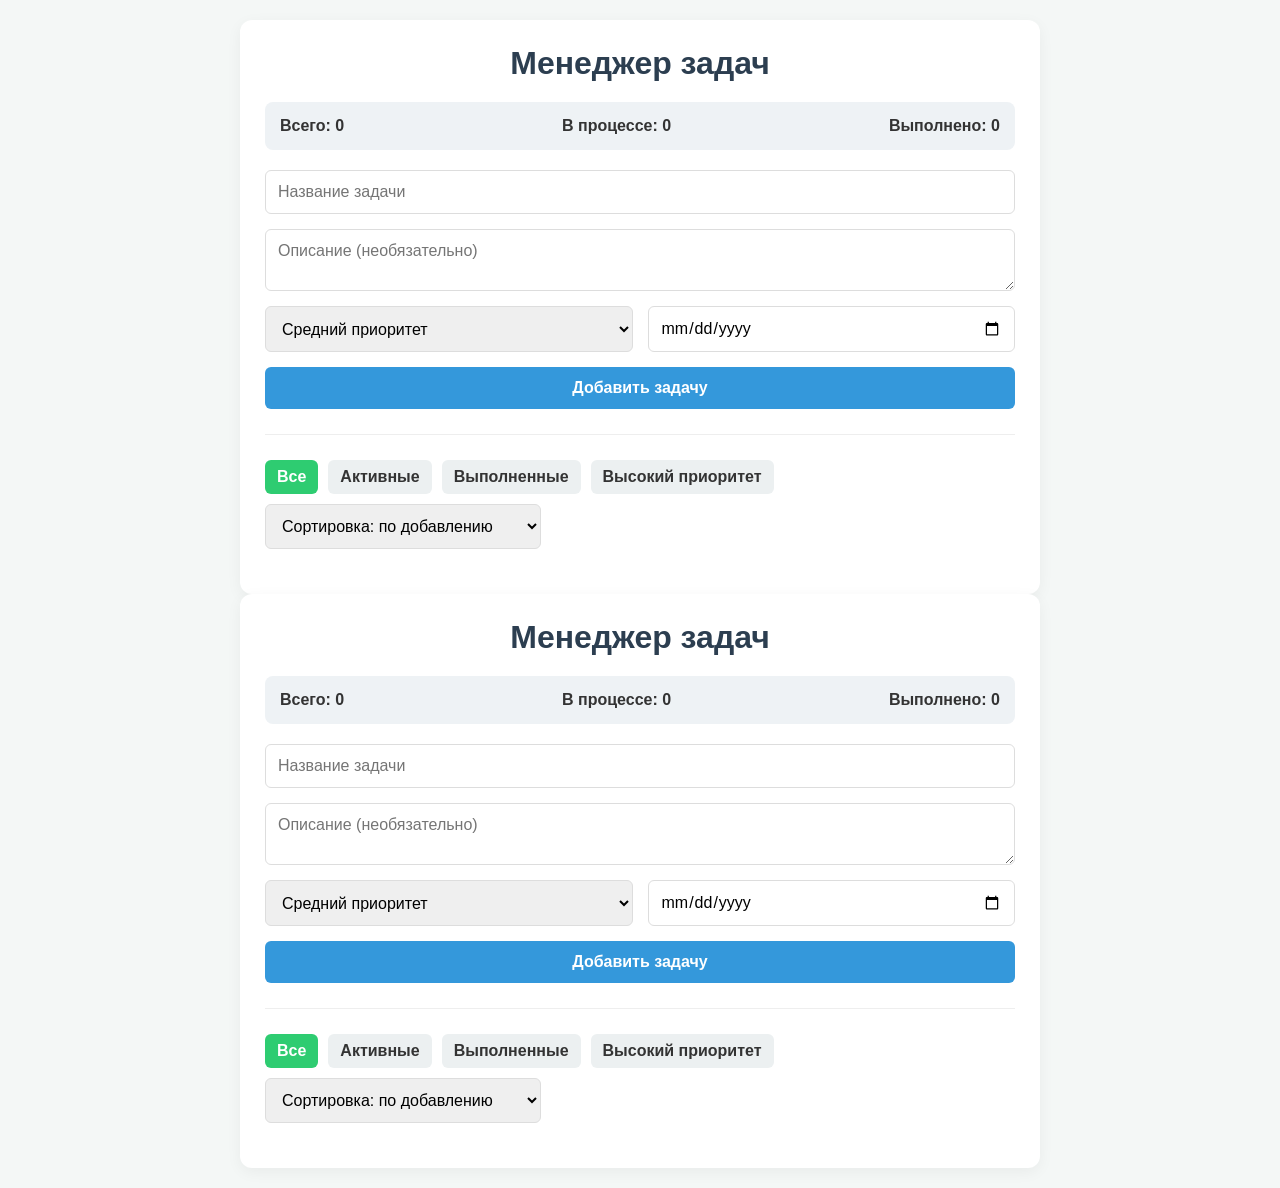
<file: mat/index.html>
<!DOCTYPE html>
<html lang="ru">
<head>
    <meta charset="UTF-8">
    <meta name="viewport" content="width=device-width, initial-scale=1.0">
    <title>Менеджер учебных задач</title>
    <link rel="stylesheet" href="style.css">
</head>
<body>
    <div class="container">
        <h1>Менеджер задач</h1>

        <!-- Блок статистики -->
        <div class="stats">
            <div class="stat-box">Всего: <span id="total-tasks">0</span></div>
            <div class="stat-box">В процессе: <span id="active-tasks">0</span></div>
            <div class="stat-box">Выполнено: <span id="completed-tasks">0</span></div>
        </div>

        <!-- Форма добавления/редактирования -->
        <form id="task-form">
            <input type="hidden" id="task-id">
            <input type="text" id="task-title" placeholder="Название задачи" required>
            <textarea id="task-desc" placeholder="Описание (необязательно)"></textarea>
            
            <div class="form-row">
                <select id="task-priority">
                    <option value="low">Низкий приоритет</option>
                    <option value="medium" selected>Средний приоритет</option>
                    <option value="high">Высокий приоритет</option>
                </select>
                <input type="date" id="task-date" required>
            </div>
            
            <button type="submit" id="submit-btn">Добавить задачу</button>
        </form>

        <!-- Фильтры и сортировка -->
        <div class="controls">
            <div class="filters">
                <button class="filter-btn active" data-filter="all">Все</button>
                <button class="filter-btn" data-filter="active">Активные</button>
                <button class="filter-btn" data-filter="completed">Выполненные</button>
                <button class="filter-btn" data-filter="high">Высокий приоритет</button>
            </div>
            <div class="sort">
                <select id="sort-select">
                    <option value="default">Сортировка: по добавлению</option>
                    <option value="date">Сортировка: по дате дедлайна</option>
                    <option value="priority">Сортировка: по приоритету</option>
                </select>
            </div>
        </div>

        <!-- Список задач -->
        <div id="task-list"></div>
    </div>

    <script src="script.js"></script>
</body>
</html><!DOCTYPE html>
<html lang="ru">
<head>
    <meta charset="UTF-8">
    <meta name="viewport" content="width=device-width, initial-scale=1.0">
    <title>Менеджер учебных задач</title>
    <link rel="stylesheet" href="style.css">
</head>
<body>
    <div class="container">
        <h1>Менеджер задач</h1>

        <!-- Блок статистики -->
        <div class="stats">
            <div class="stat-box">Всего: <span id="total-tasks">0</span></div>
            <div class="stat-box">В процессе: <span id="active-tasks">0</span></div>
            <div class="stat-box">Выполнено: <span id="completed-tasks">0</span></div>
        </div>

        <!-- Форма добавления/редактирования -->
        <form id="task-form">
            <input type="hidden" id="task-id">
            <input type="text" id="task-title" placeholder="Название задачи" required>
            <textarea id="task-desc" placeholder="Описание (необязательно)"></textarea>
            
            <div class="form-row">
                <select id="task-priority">
                    <option value="low">Низкий приоритет</option>
                    <option value="medium" selected>Средний приоритет</option>
                    <option value="high">Высокий приоритет</option>
                </select>
                <input type="date" id="task-date" required>
            </div>
            
            <button type="submit" id="submit-btn">Добавить задачу</button>
        </form>

        <!-- Фильтры и сортировка -->
        <div class="controls">
            <div class="filters">
                <button class="filter-btn active" data-filter="all">Все</button>
                <button class="filter-btn" data-filter="active">Активные</button>
                <button class="filter-btn" data-filter="completed">Выполненные</button>
                <button class="filter-btn" data-filter="high">Высокий приоритет</button>
            </div>
            <div class="sort">
                <select id="sort-select">
                    <option value="default">Сортировка: по добавлению</option>
                    <option value="date">Сортировка: по дате дедлайна</option>
                    <option value="priority">Сортировка: по приоритету</option>
                </select>
            </div>
        </div>

        <!-- Список задач -->
        <div id="task-list"></div>
    </div>

    <script src="script.js"></script>
</body>
</html>
</file>
<file: mat/style.css>
* {
    box-sizing: border-box;
    margin: 0;
    padding: 0;
    font-family: 'Segoe UI', Tahoma, Geneva, Verdana, sans-serif;
}

body {
    background-color: #f4f7f6;
    color: #333;
    padding: 20px;
}

.container {
    max-width: 800px;
    margin: 0 auto;
    background: #fff;
    padding: 25px;
    border-radius: 12px;
    box-shadow: 0 4px 15px rgba(0,0,0,0.05);
}

h1 {
    text-align: center;
    margin-bottom: 20px;
    color: #2c3e50;
}

.stats {
    display: flex;
    justify-content: space-between;
    margin-bottom: 20px;
    background: #eef2f5;
    padding: 15px;
    border-radius: 8px;
    font-weight: bold;
}

form {
    display: flex;
    flex-direction: column;
    gap: 15px;
    margin-bottom: 25px;
    padding-bottom: 25px;
    border-bottom: 1px solid #eee;
}

input, textarea, select, button {
    padding: 12px;
    border: 1px solid #ddd;
    border-radius: 6px;
    font-size: 16px;
}

.form-row {
    display: flex;
    gap: 15px;
}

.form-row > * {
    flex: 1;
}

button {
    cursor: pointer;
    background-color: #3498db;
    color: white;
    border: none;
    transition: background 0.2s;
    font-weight: bold;
}

button:hover {
    background-color: #2980b9;
}

.controls {
    display: flex;
    justify-content: space-between;
    align-items: center;
    margin-bottom: 20px;
    flex-wrap: wrap;
    gap: 10px;
}

.filters {
    display: flex;
    gap: 10px;
    flex-wrap: wrap;
}

.filter-btn {
    background: #ecf0f1;
    color: #333;
    padding: 8px 12px;
}

.filter-btn.active {
    background: #2ecc71;
    color: white;
}

/* Стили карточки задачи */
.task-item {
    border: 1px solid #eee;
    padding: 15px;
    border-radius: 8px;
    margin-bottom: 15px;
    display: flex;
    justify-content: space-between;
    align-items: flex-start;
    transition: 0.3s;
}

.task-item.completed {
    opacity: 0.6;
    background: #fdfdfd;
}

.task-item.completed .task-title {
    text-decoration: line-through;
}

.task-info {
    flex: 1;
}

.task-title {
    font-size: 18px;
    font-weight: bold;
    margin-bottom: 5px;
}

.task-meta {
    font-size: 14px;
    color: #7f8c8d;
    margin-bottom: 5px;
}

.priority-high { color: #e74c3c; font-weight: bold; }
.priority-medium { color: #f39c12; font-weight: bold; }
.priority-low { color: #3498db; font-weight: bold; }

.task-actions {
    display: flex;
    gap: 10px;
}

.btn-done { background: #2ecc71; }
.btn-edit { background: #f1c40f; color: #333; }
.btn-delete { background: #e74c3c; }

/* Адаптив для телефонов */
@media (max-width: 600px) {
    .form-row {
        flex-direction: column;
    }
    .stats {
        flex-direction: column;
        gap: 10px;
        text-align: center;
    }
    .task-item {
        flex-direction: column;
        gap: 15px;
    }
    .task-actions {
        width: 100%;
        justify-content: space-between;
    }
}
</file>
